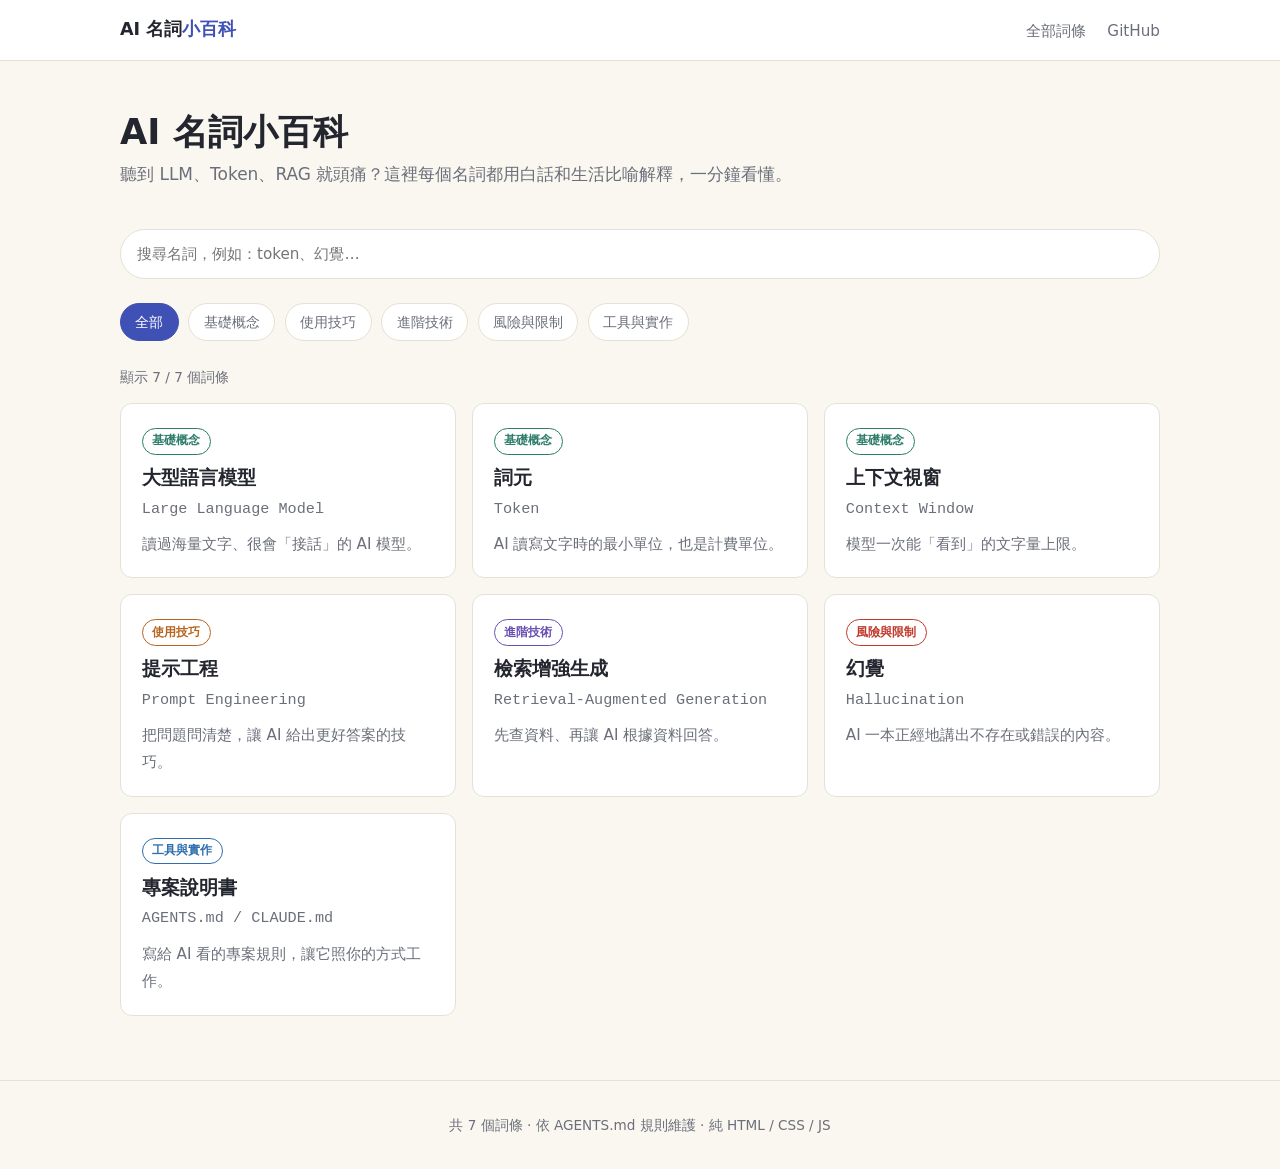
<file: index.html>
<!DOCTYPE html>
<html lang="zh-Hant">
<head>
  <meta charset="UTF-8">
  <meta name="viewport" content="width=device-width, initial-scale=1.0">
  <title>AI 名詞小百科｜用白話搞懂 AI</title>
  <meta name="description" content="用白話解釋 AI 相關名詞的小百科，每個詞條一分鐘看懂。">
  <link rel="stylesheet" href="assets/css/style.css">
</head>
<body data-page="home" data-root="./">
  <header id="site-header"></header>

  <main class="wrap">
    <section class="hero">
      <h1>AI 名詞小百科</h1>
      <p>聽到 LLM、Token、RAG 就頭痛？這裡每個名詞都用白話和生活比喻解釋，一分鐘看懂。</p>
    </section>

    <div class="toolbar">
      <input id="search" class="search" type="search" placeholder="搜尋名詞，例如：token、幻覺…" aria-label="搜尋詞條">
    </div>
    <div class="toolbar" id="filters" aria-label="分類篩選"></div>
    <p class="count" id="count"></p>

    <div class="grid" id="grid"></div>
  </main>

  <footer id="site-footer"></footer>

  <script src="data/entries.js"></script>
  <script src="assets/js/site.js"></script>
</body>
</html>
</file>
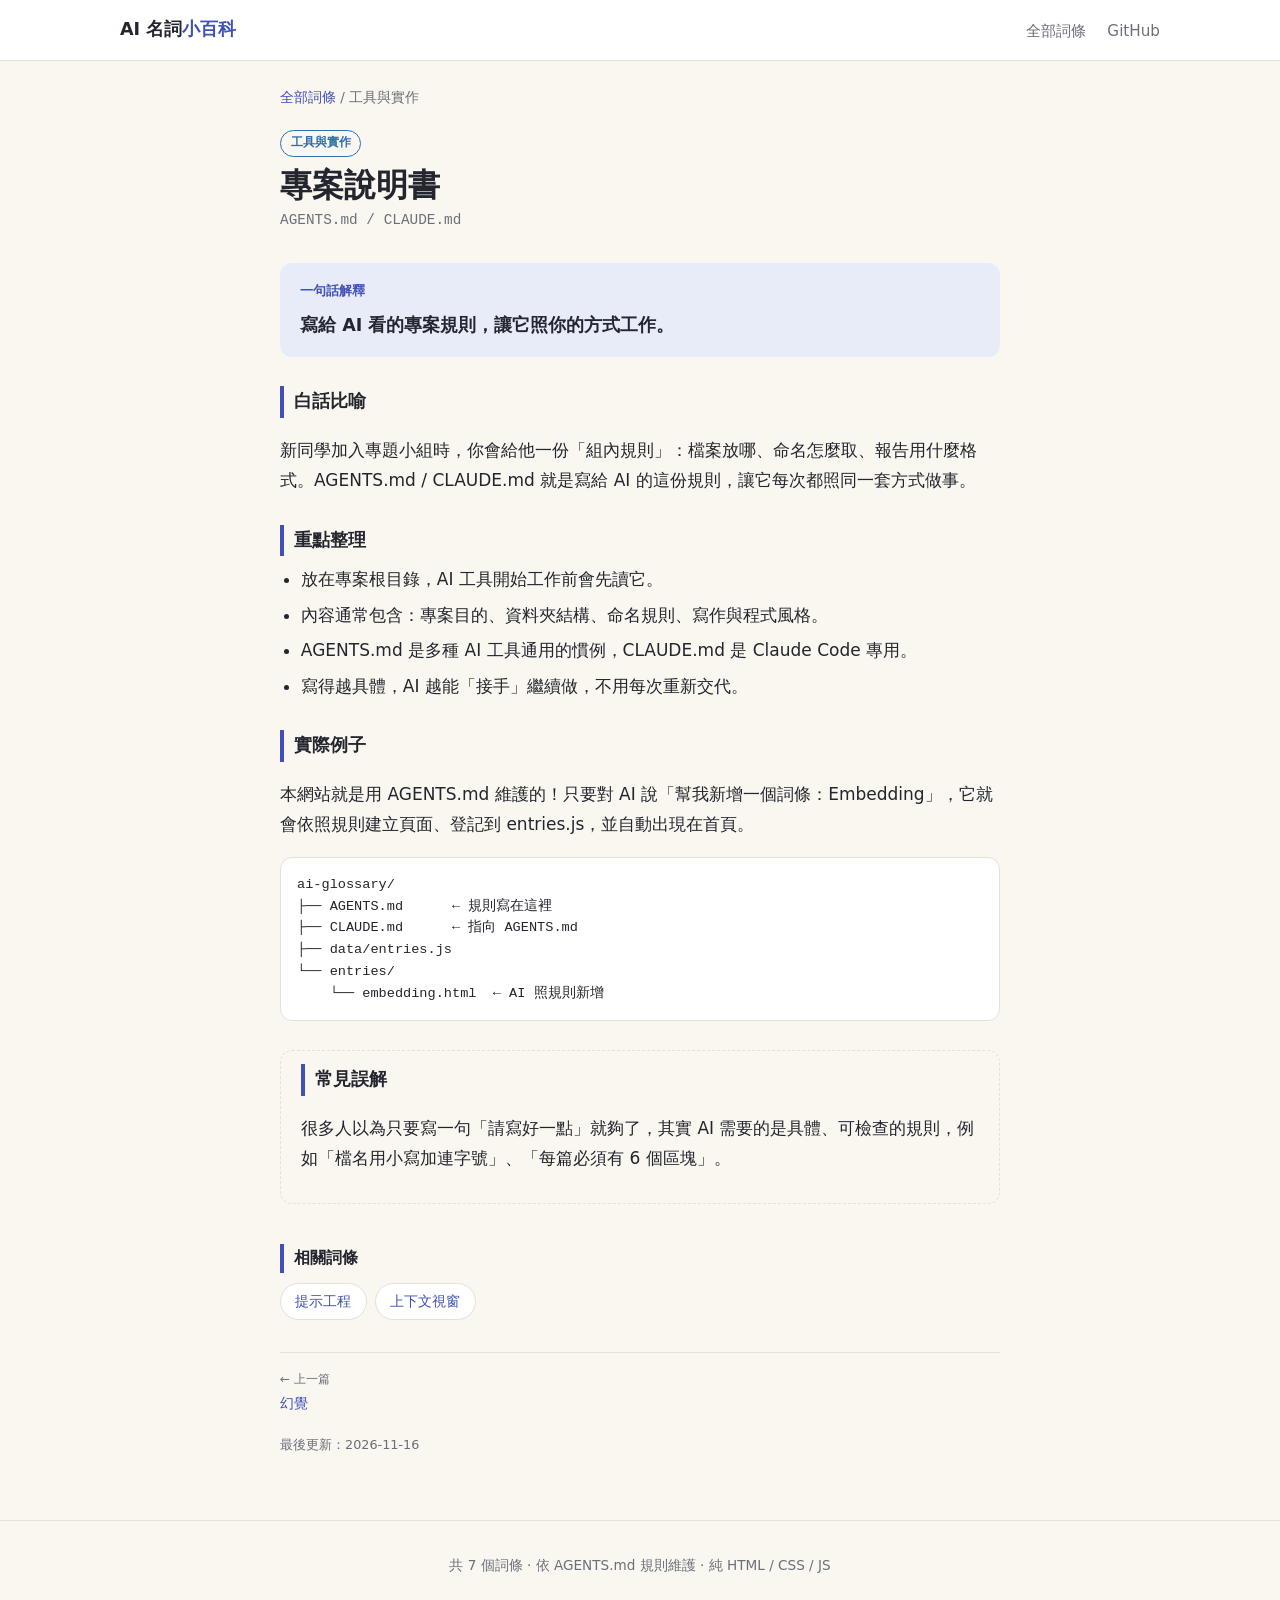
<file: entries/agents-md.html>
<!DOCTYPE html>
<html lang="zh-Hant">
<head>
  <meta charset="UTF-8">
  <meta name="viewport" content="width=device-width, initial-scale=1.0">
  <title>專案說明書（AGENTS.md / CLAUDE.md）｜AI 名詞小百科</title>
  <link rel="stylesheet" href="../assets/css/style.css">
</head>
<body data-page="entry" data-root="../" data-slug="agents-md">
  <header id="site-header"></header>

  <main class="wrap narrow">
    <p class="crumb"><a href="../index.html">全部詞條</a> / 工具與實作</p>

    <article class="entry">
      <span class="tag" data-cat="工具與實作">工具與實作</span>
      <h1>專案說明書</h1>
      <p class="en">AGENTS.md / CLAUDE.md</p>

      <section class="tldr">
        <h2>一句話解釋</h2>
        <p>寫給 AI 看的專案規則，讓它照你的方式工作。</p>
      </section>

      <section class="analogy">
        <h2>白話比喻</h2>
        <p>新同學加入專題小組時，你會給他一份「組內規則」：檔案放哪、命名怎麼取、報告用什麼格式。AGENTS.md / CLAUDE.md 就是寫給 AI 的這份規則，讓它每次都照同一套方式做事。</p>
      </section>

      <section class="points">
        <h2>重點整理</h2>
        <ul>
          <li>放在專案根目錄，AI 工具開始工作前會先讀它。</li>
          <li>內容通常包含：專案目的、資料夾結構、命名規則、寫作與程式風格。</li>
          <li>AGENTS.md 是多種 AI 工具通用的慣例，CLAUDE.md 是 Claude Code 專用。</li>
          <li>寫得越具體，AI 越能「接手」繼續做，不用每次重新交代。</li>
        </ul>
      </section>

      <section class="example">
        <h2>實際例子</h2>
        <p>本網站就是用 AGENTS.md 維護的！只要對 AI 說「幫我新增一個詞條：Embedding」，它就會依照規則建立頁面、登記到 entries.js，並自動出現在首頁。</p>
        <pre>ai-glossary/
├── AGENTS.md      ← 規則寫在這裡
├── CLAUDE.md      ← 指向 AGENTS.md
├── data/entries.js
└── entries/
    └── embedding.html  ← AI 照規則新增</pre>
      </section>

      <section class="myth">
        <h2>常見誤解</h2>
        <p>很多人以為只要寫一句「請寫好一點」就夠了，其實 AI 需要的是具體、可檢查的規則，例如「檔名用小寫加連字號」、「每篇必須有 6 個區塊」。</p>
      </section>

      <div id="related"></div>
      <nav id="pager"></nav>
      <p class="meta" id="meta"></p>
    </article>
  </main>

  <footer id="site-footer"></footer>

  <script src="../data/entries.js"></script>
  <script src="../assets/js/site.js"></script>
</body>
</html>
</file>
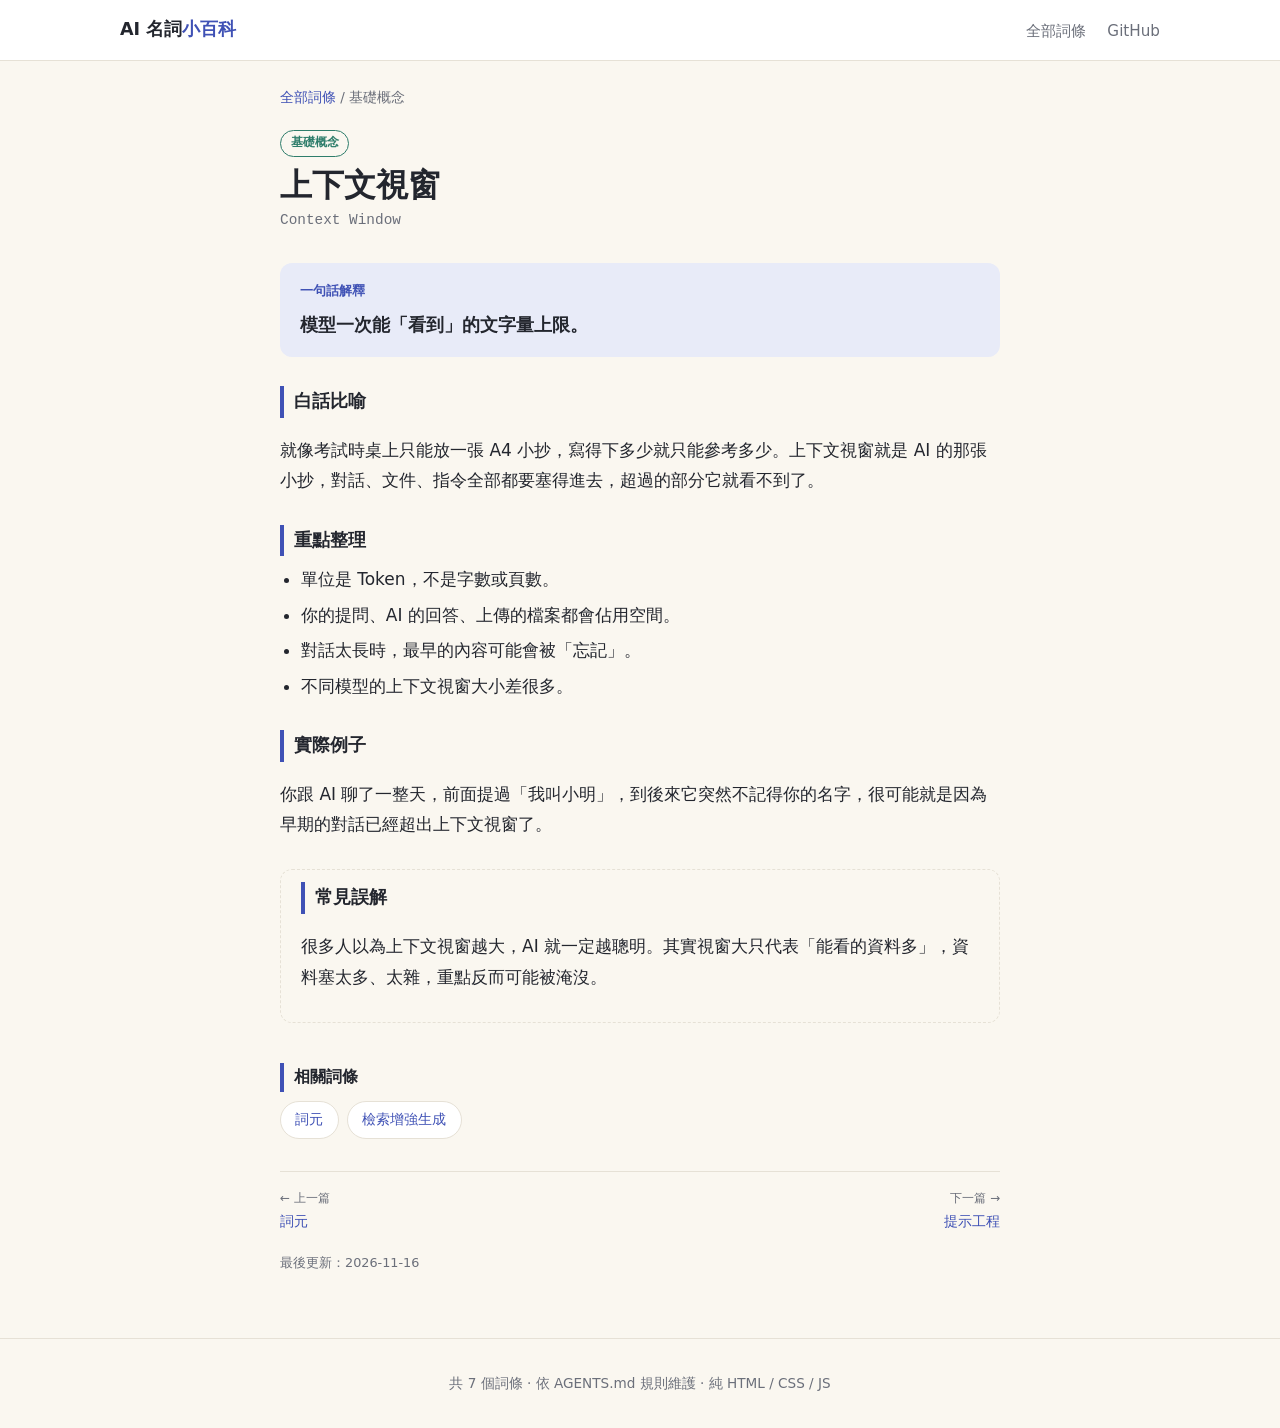
<file: entries/context-window.html>
<!DOCTYPE html>
<html lang="zh-Hant">
<head>
  <meta charset="UTF-8">
  <meta name="viewport" content="width=device-width, initial-scale=1.0">
  <title>上下文視窗（Context Window）｜AI 名詞小百科</title>
  <link rel="stylesheet" href="../assets/css/style.css">
</head>
<body data-page="entry" data-root="../" data-slug="context-window">
  <header id="site-header"></header>

  <main class="wrap narrow">
    <p class="crumb"><a href="../index.html">全部詞條</a> / 基礎概念</p>

    <article class="entry">
      <span class="tag" data-cat="基礎概念">基礎概念</span>
      <h1>上下文視窗</h1>
      <p class="en">Context Window</p>

      <section class="tldr">
        <h2>一句話解釋</h2>
        <p>模型一次能「看到」的文字量上限。</p>
      </section>

      <section class="analogy">
        <h2>白話比喻</h2>
        <p>就像考試時桌上只能放一張 A4 小抄，寫得下多少就只能參考多少。上下文視窗就是 AI 的那張小抄，對話、文件、指令全部都要塞得進去，超過的部分它就看不到了。</p>
      </section>

      <section class="points">
        <h2>重點整理</h2>
        <ul>
          <li>單位是 Token，不是字數或頁數。</li>
          <li>你的提問、AI 的回答、上傳的檔案都會佔用空間。</li>
          <li>對話太長時，最早的內容可能會被「忘記」。</li>
          <li>不同模型的上下文視窗大小差很多。</li>
        </ul>
      </section>

      <section class="example">
        <h2>實際例子</h2>
        <p>你跟 AI 聊了一整天，前面提過「我叫小明」，到後來它突然不記得你的名字，很可能就是因為早期的對話已經超出上下文視窗了。</p>
      </section>

      <section class="myth">
        <h2>常見誤解</h2>
        <p>很多人以為上下文視窗越大，AI 就一定越聰明。其實視窗大只代表「能看的資料多」，資料塞太多、太雜，重點反而可能被淹沒。</p>
      </section>

      <div id="related"></div>
      <nav id="pager"></nav>
      <p class="meta" id="meta"></p>
    </article>
  </main>

  <footer id="site-footer"></footer>

  <script src="../data/entries.js"></script>
  <script src="../assets/js/site.js"></script>
</body>
</html>
</file>
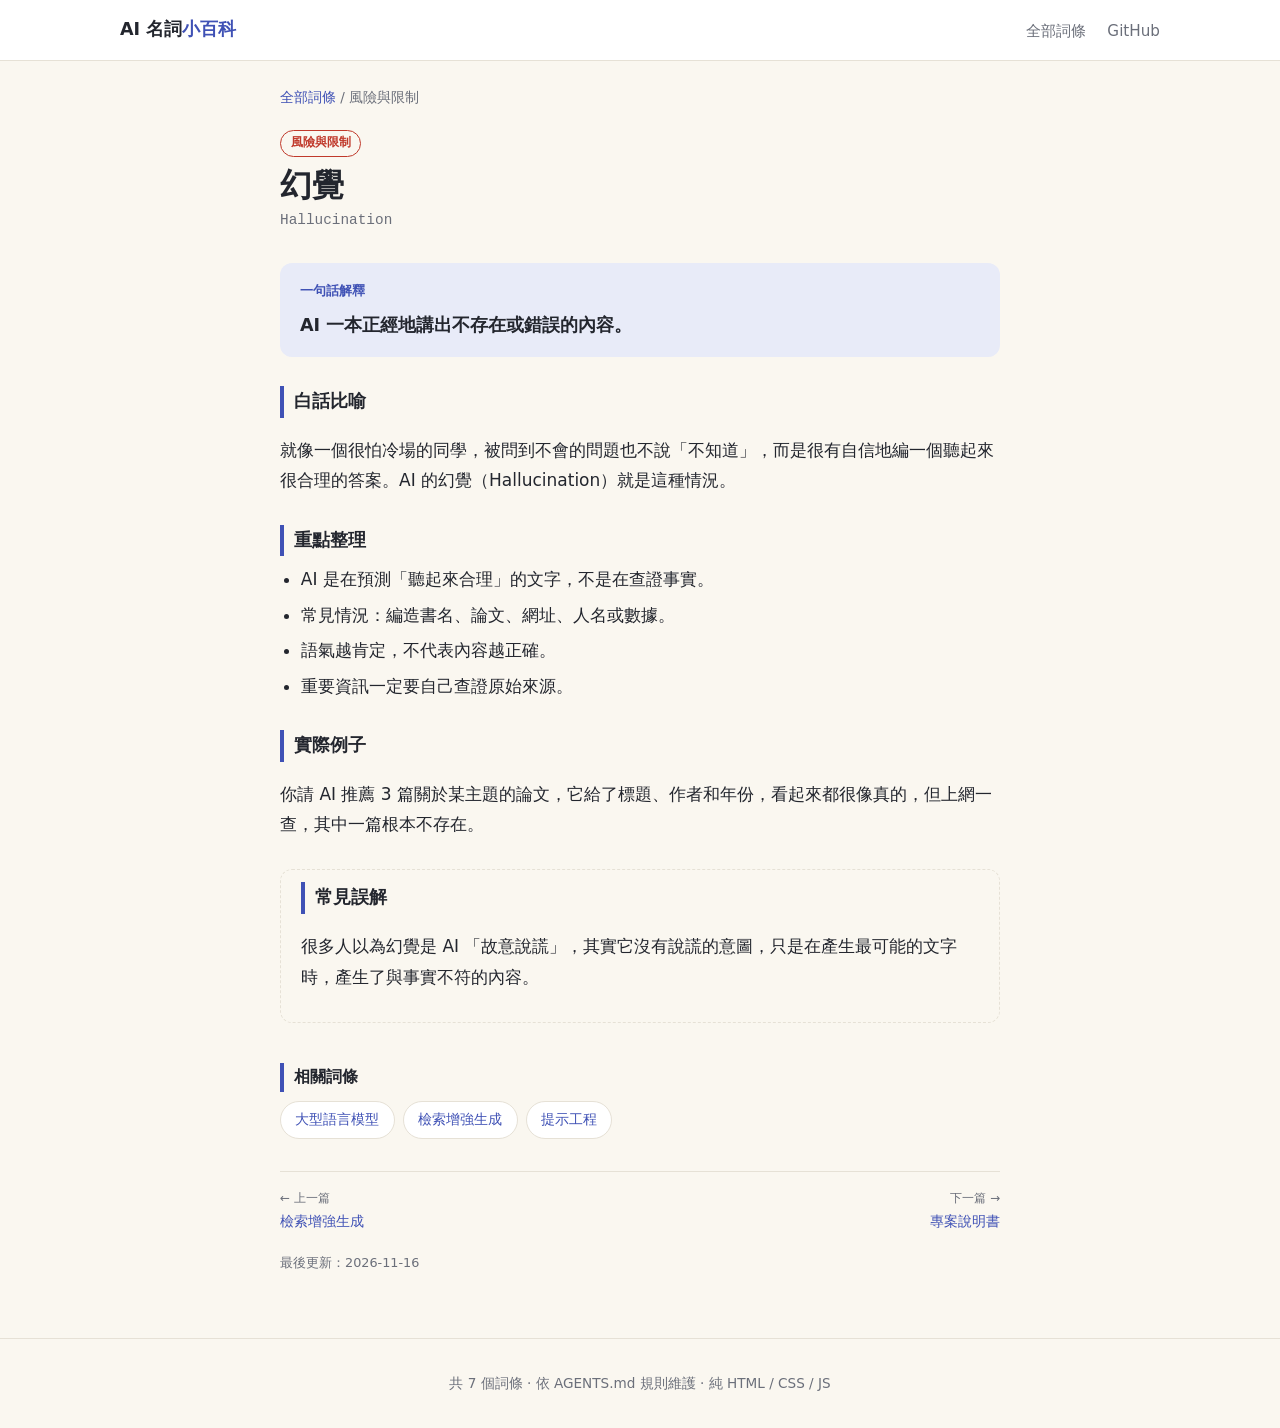
<file: entries/hallucination.html>
<!DOCTYPE html>
<html lang="zh-Hant">
<head>
  <meta charset="UTF-8">
  <meta name="viewport" content="width=device-width, initial-scale=1.0">
  <title>幻覺（Hallucination）｜AI 名詞小百科</title>
  <link rel="stylesheet" href="../assets/css/style.css">
</head>
<body data-page="entry" data-root="../" data-slug="hallucination">
  <header id="site-header"></header>

  <main class="wrap narrow">
    <p class="crumb"><a href="../index.html">全部詞條</a> / 風險與限制</p>

    <article class="entry">
      <span class="tag" data-cat="風險與限制">風險與限制</span>
      <h1>幻覺</h1>
      <p class="en">Hallucination</p>

      <section class="tldr">
        <h2>一句話解釋</h2>
        <p>AI 一本正經地講出不存在或錯誤的內容。</p>
      </section>

      <section class="analogy">
        <h2>白話比喻</h2>
        <p>就像一個很怕冷場的同學，被問到不會的問題也不說「不知道」，而是很有自信地編一個聽起來很合理的答案。AI 的幻覺（Hallucination）就是這種情況。</p>
      </section>

      <section class="points">
        <h2>重點整理</h2>
        <ul>
          <li>AI 是在預測「聽起來合理」的文字，不是在查證事實。</li>
          <li>常見情況：編造書名、論文、網址、人名或數據。</li>
          <li>語氣越肯定，不代表內容越正確。</li>
          <li>重要資訊一定要自己查證原始來源。</li>
        </ul>
      </section>

      <section class="example">
        <h2>實際例子</h2>
        <p>你請 AI 推薦 3 篇關於某主題的論文，它給了標題、作者和年份，看起來都很像真的，但上網一查，其中一篇根本不存在。</p>
      </section>

      <section class="myth">
        <h2>常見誤解</h2>
        <p>很多人以為幻覺是 AI 「故意說謊」，其實它沒有說謊的意圖，只是在產生最可能的文字時，產生了與事實不符的內容。</p>
      </section>

      <div id="related"></div>
      <nav id="pager"></nav>
      <p class="meta" id="meta"></p>
    </article>
  </main>

  <footer id="site-footer"></footer>

  <script src="../data/entries.js"></script>
  <script src="../assets/js/site.js"></script>
</body>
</html>
</file>
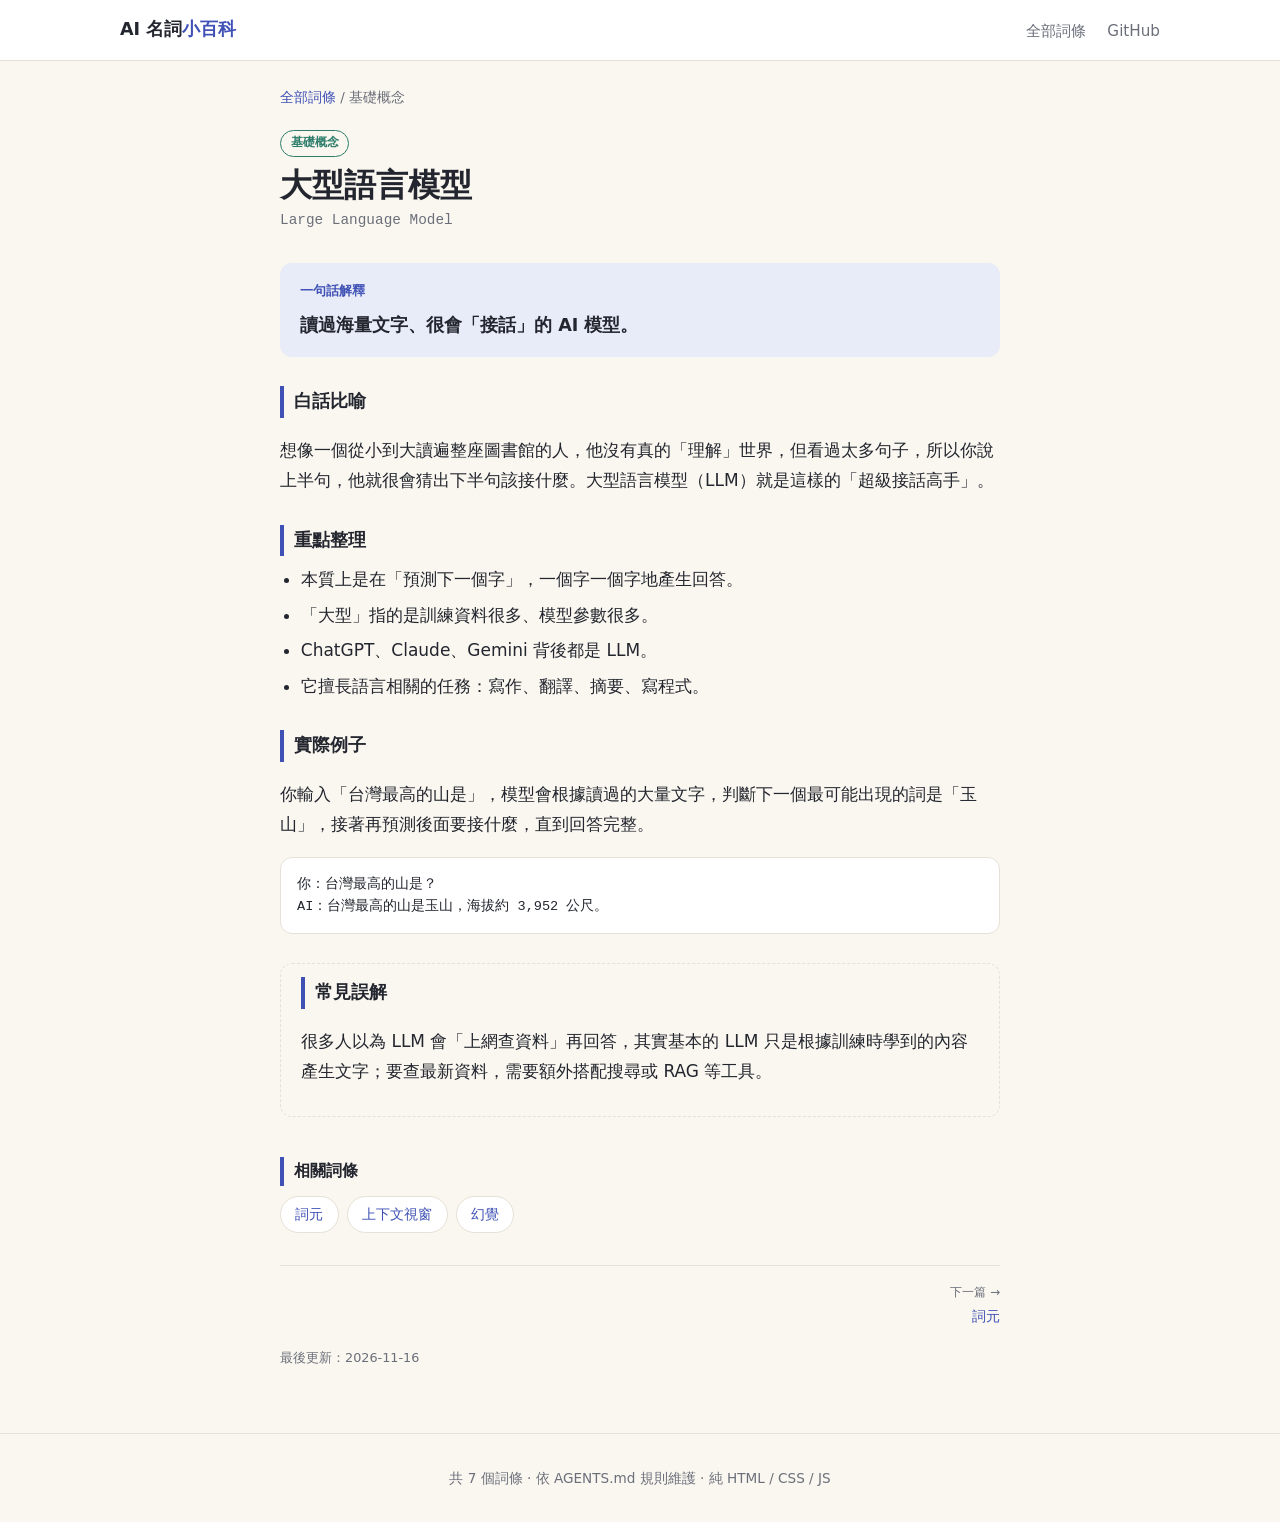
<file: entries/llm.html>
<!DOCTYPE html>
<html lang="zh-Hant">
<head>
  <meta charset="UTF-8">
  <meta name="viewport" content="width=device-width, initial-scale=1.0">
  <title>大型語言模型（Large Language Model）｜AI 名詞小百科</title>
  <link rel="stylesheet" href="../assets/css/style.css">
</head>
<body data-page="entry" data-root="../" data-slug="llm">
  <header id="site-header"></header>

  <main class="wrap narrow">
    <p class="crumb"><a href="../index.html">全部詞條</a> / 基礎概念</p>

    <article class="entry">
      <span class="tag" data-cat="基礎概念">基礎概念</span>
      <h1>大型語言模型</h1>
      <p class="en">Large Language Model</p>

      <section class="tldr">
        <h2>一句話解釋</h2>
        <p>讀過海量文字、很會「接話」的 AI 模型。</p>
      </section>

      <section class="analogy">
        <h2>白話比喻</h2>
        <p>想像一個從小到大讀遍整座圖書館的人，他沒有真的「理解」世界，但看過太多句子，所以你說上半句，他就很會猜出下半句該接什麼。大型語言模型（LLM）就是這樣的「超級接話高手」。</p>
      </section>

      <section class="points">
        <h2>重點整理</h2>
        <ul>
          <li>本質上是在「預測下一個字」，一個字一個字地產生回答。</li>
          <li>「大型」指的是訓練資料很多、模型參數很多。</li>
          <li>ChatGPT、Claude、Gemini 背後都是 LLM。</li>
          <li>它擅長語言相關的任務：寫作、翻譯、摘要、寫程式。</li>
        </ul>
      </section>

      <section class="example">
        <h2>實際例子</h2>
        <p>你輸入「台灣最高的山是」，模型會根據讀過的大量文字，判斷下一個最可能出現的詞是「玉山」，接著再預測後面要接什麼，直到回答完整。</p>
        <pre>你：台灣最高的山是？
AI：台灣最高的山是玉山，海拔約 3,952 公尺。</pre>
      </section>

      <section class="myth">
        <h2>常見誤解</h2>
        <p>很多人以為 LLM 會「上網查資料」再回答，其實基本的 LLM 只是根據訓練時學到的內容產生文字；要查最新資料，需要額外搭配搜尋或 RAG 等工具。</p>
      </section>

      <div id="related"></div>
      <nav id="pager"></nav>
      <p class="meta" id="meta"></p>
    </article>
  </main>

  <footer id="site-footer"></footer>

  <script src="../data/entries.js"></script>
  <script src="../assets/js/site.js"></script>
</body>
</html>
</file>
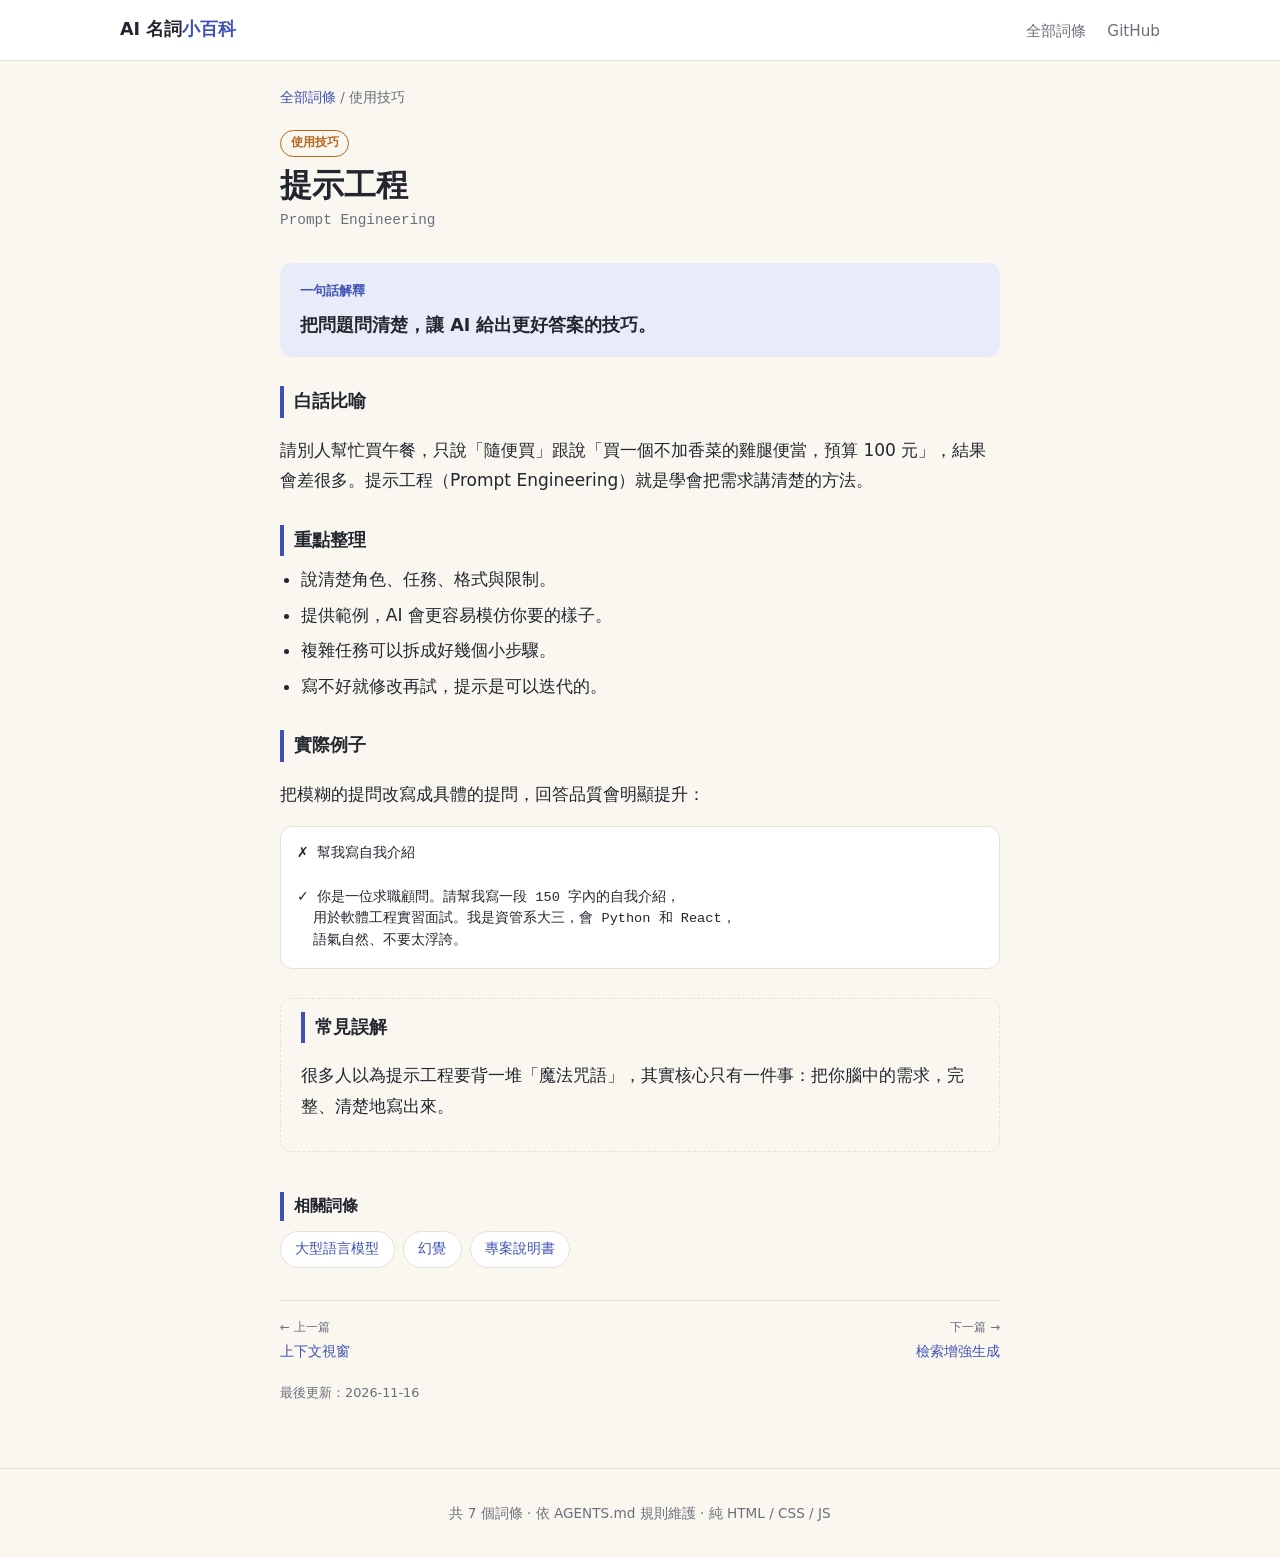
<file: entries/prompt-engineering.html>
<!DOCTYPE html>
<html lang="zh-Hant">
<head>
  <meta charset="UTF-8">
  <meta name="viewport" content="width=device-width, initial-scale=1.0">
  <title>提示工程（Prompt Engineering）｜AI 名詞小百科</title>
  <link rel="stylesheet" href="../assets/css/style.css">
</head>
<body data-page="entry" data-root="../" data-slug="prompt-engineering">
  <header id="site-header"></header>

  <main class="wrap narrow">
    <p class="crumb"><a href="../index.html">全部詞條</a> / 使用技巧</p>

    <article class="entry">
      <span class="tag" data-cat="使用技巧">使用技巧</span>
      <h1>提示工程</h1>
      <p class="en">Prompt Engineering</p>

      <section class="tldr">
        <h2>一句話解釋</h2>
        <p>把問題問清楚，讓 AI 給出更好答案的技巧。</p>
      </section>

      <section class="analogy">
        <h2>白話比喻</h2>
        <p>請別人幫忙買午餐，只說「隨便買」跟說「買一個不加香菜的雞腿便當，預算 100 元」，結果會差很多。提示工程（Prompt Engineering）就是學會把需求講清楚的方法。</p>
      </section>

      <section class="points">
        <h2>重點整理</h2>
        <ul>
          <li>說清楚角色、任務、格式與限制。</li>
          <li>提供範例，AI 會更容易模仿你要的樣子。</li>
          <li>複雜任務可以拆成好幾個小步驟。</li>
          <li>寫不好就修改再試，提示是可以迭代的。</li>
        </ul>
      </section>

      <section class="example">
        <h2>實際例子</h2>
        <p>把模糊的提問改寫成具體的提問，回答品質會明顯提升：</p>
        <pre>✗ 幫我寫自我介紹

✓ 你是一位求職顧問。請幫我寫一段 150 字內的自我介紹，
  用於軟體工程實習面試。我是資管系大三，會 Python 和 React，
  語氣自然、不要太浮誇。</pre>
      </section>

      <section class="myth">
        <h2>常見誤解</h2>
        <p>很多人以為提示工程要背一堆「魔法咒語」，其實核心只有一件事：把你腦中的需求，完整、清楚地寫出來。</p>
      </section>

      <div id="related"></div>
      <nav id="pager"></nav>
      <p class="meta" id="meta"></p>
    </article>
  </main>

  <footer id="site-footer"></footer>

  <script src="../data/entries.js"></script>
  <script src="../assets/js/site.js"></script>
</body>
</html>
</file>
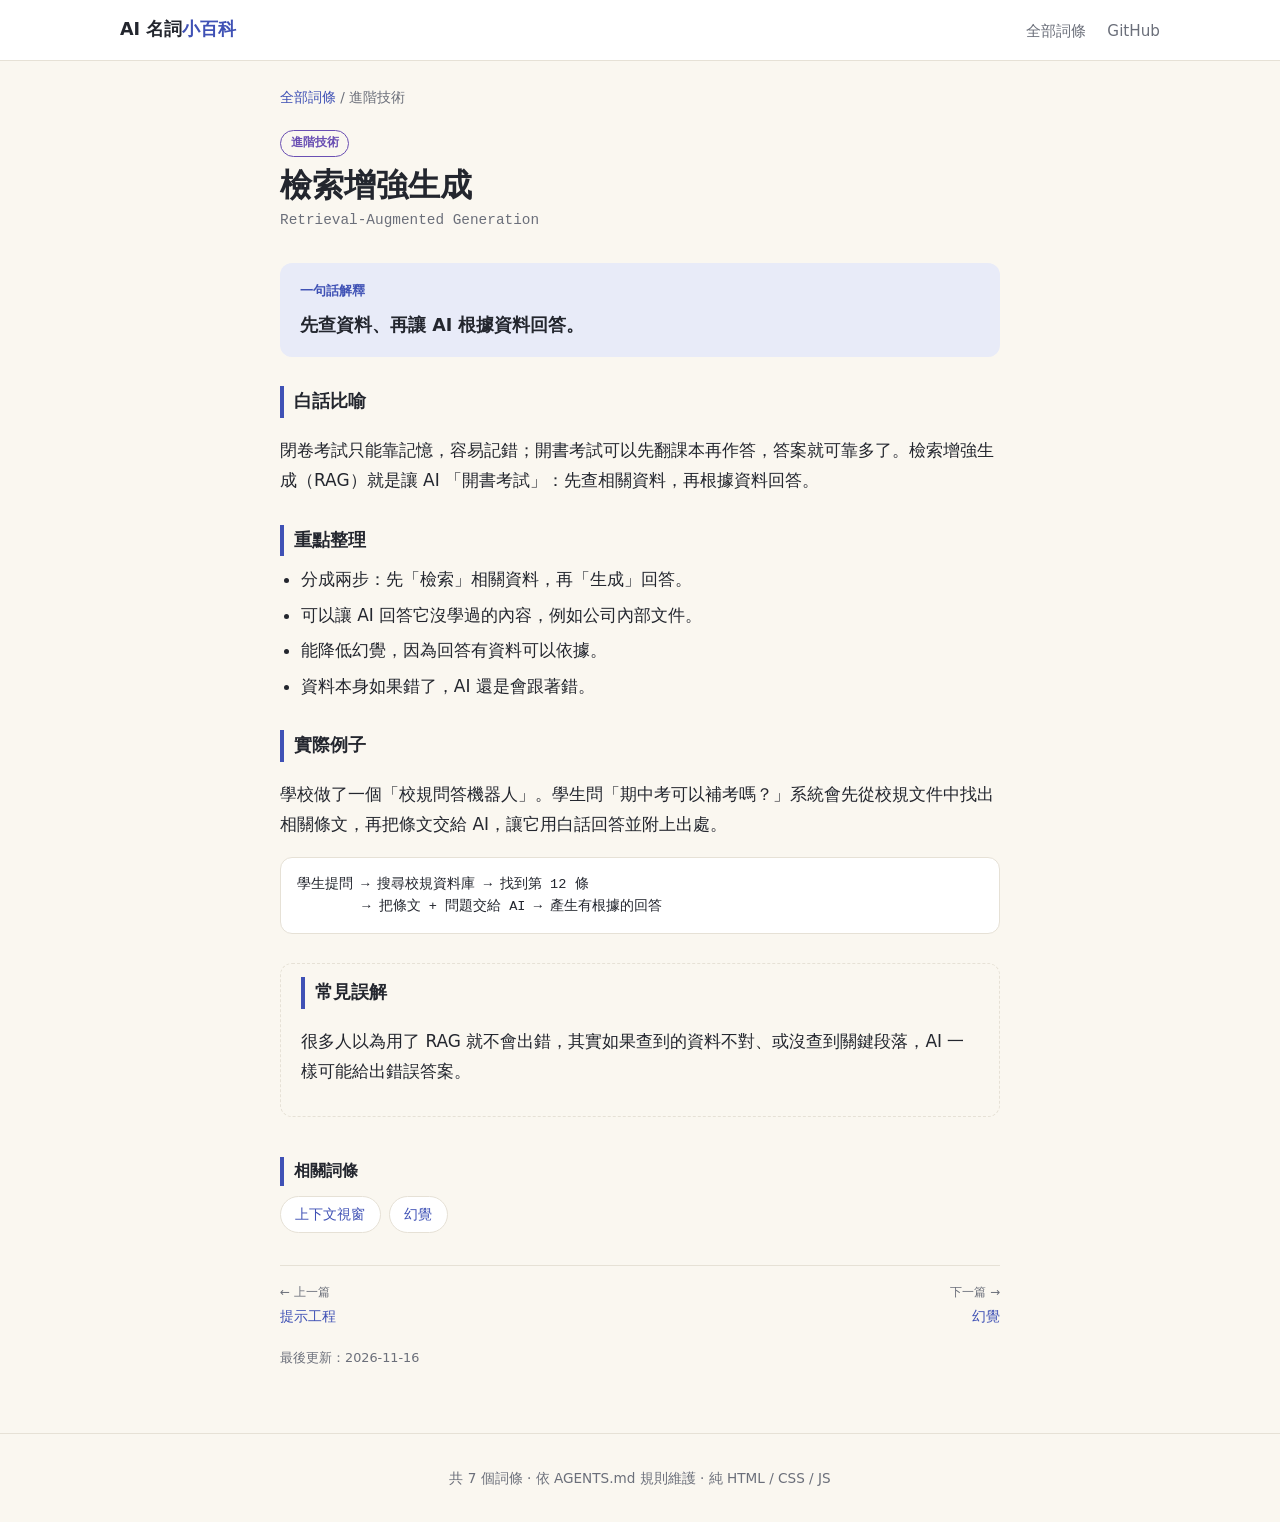
<file: entries/rag.html>
<!DOCTYPE html>
<html lang="zh-Hant">
<head>
  <meta charset="UTF-8">
  <meta name="viewport" content="width=device-width, initial-scale=1.0">
  <title>檢索增強生成（Retrieval-Augmented Generation）｜AI 名詞小百科</title>
  <link rel="stylesheet" href="../assets/css/style.css">
</head>
<body data-page="entry" data-root="../" data-slug="rag">
  <header id="site-header"></header>

  <main class="wrap narrow">
    <p class="crumb"><a href="../index.html">全部詞條</a> / 進階技術</p>

    <article class="entry">
      <span class="tag" data-cat="進階技術">進階技術</span>
      <h1>檢索增強生成</h1>
      <p class="en">Retrieval-Augmented Generation</p>

      <section class="tldr">
        <h2>一句話解釋</h2>
        <p>先查資料、再讓 AI 根據資料回答。</p>
      </section>

      <section class="analogy">
        <h2>白話比喻</h2>
        <p>閉卷考試只能靠記憶，容易記錯；開書考試可以先翻課本再作答，答案就可靠多了。檢索增強生成（RAG）就是讓 AI 「開書考試」：先查相關資料，再根據資料回答。</p>
      </section>

      <section class="points">
        <h2>重點整理</h2>
        <ul>
          <li>分成兩步：先「檢索」相關資料，再「生成」回答。</li>
          <li>可以讓 AI 回答它沒學過的內容，例如公司內部文件。</li>
          <li>能降低幻覺，因為回答有資料可以依據。</li>
          <li>資料本身如果錯了，AI 還是會跟著錯。</li>
        </ul>
      </section>

      <section class="example">
        <h2>實際例子</h2>
        <p>學校做了一個「校規問答機器人」。學生問「期中考可以補考嗎？」系統會先從校規文件中找出相關條文，再把條文交給 AI，讓它用白話回答並附上出處。</p>
        <pre>學生提問 → 搜尋校規資料庫 → 找到第 12 條
        → 把條文 + 問題交給 AI → 產生有根據的回答</pre>
      </section>

      <section class="myth">
        <h2>常見誤解</h2>
        <p>很多人以為用了 RAG 就不會出錯，其實如果查到的資料不對、或沒查到關鍵段落，AI 一樣可能給出錯誤答案。</p>
      </section>

      <div id="related"></div>
      <nav id="pager"></nav>
      <p class="meta" id="meta"></p>
    </article>
  </main>

  <footer id="site-footer"></footer>

  <script src="../data/entries.js"></script>
  <script src="../assets/js/site.js"></script>
</body>
</html>
</file>
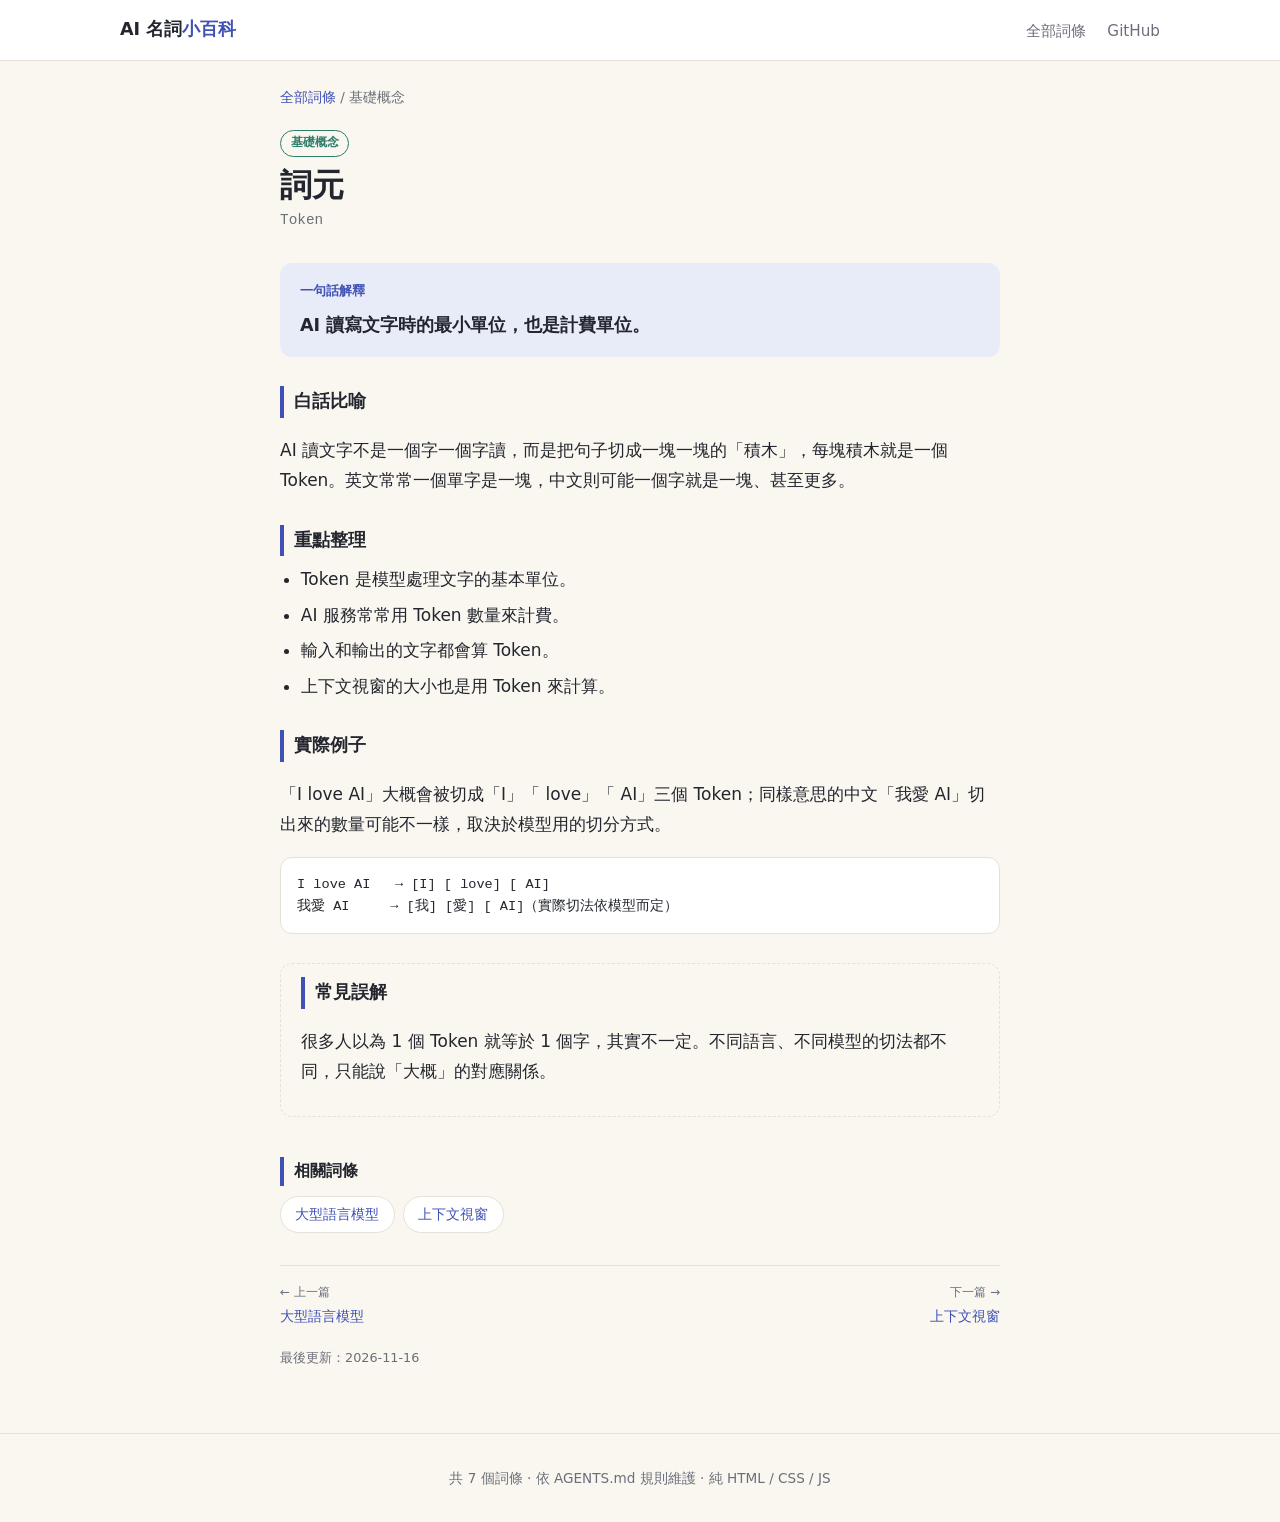
<file: entries/token.html>
<!DOCTYPE html>
<html lang="zh-Hant">
<head>
  <meta charset="UTF-8">
  <meta name="viewport" content="width=device-width, initial-scale=1.0">
  <title>詞元（Token）｜AI 名詞小百科</title>
  <link rel="stylesheet" href="../assets/css/style.css">
</head>
<body data-page="entry" data-root="../" data-slug="token">
  <header id="site-header"></header>

  <main class="wrap narrow">
    <p class="crumb"><a href="../index.html">全部詞條</a> / 基礎概念</p>

    <article class="entry">
      <span class="tag" data-cat="基礎概念">基礎概念</span>
      <h1>詞元</h1>
      <p class="en">Token</p>

      <section class="tldr">
        <h2>一句話解釋</h2>
        <p>AI 讀寫文字時的最小單位，也是計費單位。</p>
      </section>

      <section class="analogy">
        <h2>白話比喻</h2>
        <p>AI 讀文字不是一個字一個字讀，而是把句子切成一塊一塊的「積木」，每塊積木就是一個 Token。英文常常一個單字是一塊，中文則可能一個字就是一塊、甚至更多。</p>
      </section>

      <section class="points">
        <h2>重點整理</h2>
        <ul>
          <li>Token 是模型處理文字的基本單位。</li>
          <li>AI 服務常常用 Token 數量來計費。</li>
          <li>輸入和輸出的文字都會算 Token。</li>
          <li>上下文視窗的大小也是用 Token 來計算。</li>
        </ul>
      </section>

      <section class="example">
        <h2>實際例子</h2>
        <p>「I love AI」大概會被切成「I」「 love」「 AI」三個 Token；同樣意思的中文「我愛 AI」切出來的數量可能不一樣，取決於模型用的切分方式。</p>
        <pre>I love AI   → [I] [ love] [ AI]
我愛 AI     → [我] [愛] [ AI]（實際切法依模型而定）</pre>
      </section>

      <section class="myth">
        <h2>常見誤解</h2>
        <p>很多人以為 1 個 Token 就等於 1 個字，其實不一定。不同語言、不同模型的切法都不同，只能說「大概」的對應關係。</p>
      </section>

      <div id="related"></div>
      <nav id="pager"></nav>
      <p class="meta" id="meta"></p>
    </article>
  </main>

  <footer id="site-footer"></footer>

  <script src="../data/entries.js"></script>
  <script src="../assets/js/site.js"></script>
</body>
</html>
</file>
<file: assets/css/style.css>
/* ============================================================
   AI 名詞小百科 — 全站樣式（唯一的 CSS 檔）
   規則：顏色、間距一律使用下方變數，不要寫死色碼。
   ============================================================ */
:root {
  --bg: #faf7f0;
  --surface: #ffffff;
  --ink: #23262e;
  --muted: #6b6f7a;
  --line: #e6e1d6;
  --accent: #3f51b5;
  --accent-soft: #e8ebf8;

  --cat-basic: #2e7d6b;
  --cat-usage: #b5651d;
  --cat-advanced: #6a4fb3;
  --cat-risk: #c0392b;
  --cat-tool: #2f6fae;

  --radius: 12px;
  --gap: 1rem;
  --font: "Noto Sans TC", "PingFang TC", "Microsoft JhengHei", system-ui, sans-serif;
  --mono: ui-monospace, "SF Mono", Menlo, Consolas, monospace;
}

@media (prefers-color-scheme: dark) {
  :root {
    --bg: #181a1f;
    --surface: #22252c;
    --ink: #e8e6e1;
    --muted: #9da1ab;
    --line: #343843;
    --accent: #8c9eff;
    --accent-soft: #2a2f45;
    --cat-basic: #5cc2a8;
    --cat-usage: #e3a05b;
    --cat-advanced: #a993f0;
    --cat-risk: #ef7a6c;
    --cat-tool: #6fa8e0;
  }
}

* { box-sizing: border-box; }

body {
  margin: 0;
  font-family: var(--font);
  background: var(--bg);
  color: var(--ink);
  line-height: 1.8;
  font-size: 17px;
}

a { color: var(--accent); text-decoration: none; }
a:hover { text-decoration: underline; }

.wrap { max-width: 1080px; margin: 0 auto; padding: 0 calc(var(--gap) * 1.25); }
.wrap.narrow { max-width: 760px; }

/* ---------- 頁首 / 頁尾 ---------- */
.site-header {
  border-bottom: 1px solid var(--line);
  background: var(--surface);
}
.site-header .wrap {
  display: flex; align-items: center; justify-content: space-between;
  height: 60px;
}
.brand { font-weight: 700; color: var(--ink); font-size: 1.1rem; }
.brand span { color: var(--accent); }
.site-header nav a { margin-left: var(--gap); color: var(--muted); font-size: .95rem; }

.site-footer {
  margin-top: calc(var(--gap) * 4);
  padding: calc(var(--gap) * 2) 0;
  border-top: 1px solid var(--line);
  color: var(--muted);
  font-size: .85rem;
  text-align: center;
}

/* ---------- 首頁 ---------- */
.hero { padding: calc(var(--gap) * 3) 0 calc(var(--gap) * 1.5); }
.hero h1 { font-size: 2.2rem; margin: 0 0 .25rem; line-height: 1.3; }
.hero p { color: var(--muted); margin: 0; }

.toolbar { display: flex; flex-wrap: wrap; gap: .6rem; align-items: center; margin: var(--gap) 0 calc(var(--gap) * 1.5); }
.search {
  flex: 1 1 240px;
  padding: .65rem 1rem;
  border: 1px solid var(--line);
  border-radius: 999px;
  background: var(--surface);
  color: var(--ink);
  font: inherit;
  font-size: .95rem;
}
.search:focus { outline: 2px solid var(--accent); outline-offset: 1px; }

.filter {
  border: 1px solid var(--line);
  background: var(--surface);
  color: var(--muted);
  padding: .35rem .9rem;
  border-radius: 999px;
  font: inherit;
  font-size: .85rem;
  cursor: pointer;
}
.filter.active { background: var(--accent); border-color: var(--accent); color: #fff; }

.grid {
  display: grid;
  grid-template-columns: repeat(auto-fill, minmax(280px, 1fr));
  gap: var(--gap);
}
.card {
  display: block;
  background: var(--surface);
  border: 1px solid var(--line);
  border-radius: var(--radius);
  padding: 1.2rem 1.3rem;
  color: var(--ink);
  transition: transform .15s, border-color .15s;
}
.card:hover { transform: translateY(-2px); border-color: var(--accent); text-decoration: none; }
.card h2 { font-size: 1.2rem; margin: .4rem 0 0; }
.card .en { margin: 0 0 .5rem; }
.card p { margin: 0; font-size: .95rem; color: var(--muted); }
.empty { color: var(--muted); text-align: center; padding: 2rem 0; }
.count { color: var(--muted); font-size: .85rem; }

/* ---------- 分類標籤 ---------- */
.tag {
  display: inline-block;
  font-size: .75rem;
  font-weight: 600;
  padding: .1rem .6rem;
  border-radius: 999px;
  border: 1px solid currentColor;
}
.tag[data-cat="基礎概念"] { color: var(--cat-basic); }
.tag[data-cat="使用技巧"] { color: var(--cat-usage); }
.tag[data-cat="進階技術"] { color: var(--cat-advanced); }
.tag[data-cat="風險與限制"] { color: var(--cat-risk); }
.tag[data-cat="工具與實作"] { color: var(--cat-tool); }

/* ---------- 詞條頁 ---------- */
.crumb { margin: calc(var(--gap) * 1.5) 0 0; font-size: .85rem; color: var(--muted); }
.entry { margin-top: var(--gap); }
.entry h1 { font-size: 2rem; margin: .5rem 0 0; line-height: 1.3; }
.en { color: var(--muted); font-family: var(--mono); font-size: .9rem; margin: .1rem 0 1.5rem; }

.entry section { margin: calc(var(--gap) * 1.8) 0; }
.entry h2 {
  font-size: 1.1rem;
  margin: 0 0 .5rem;
  padding-left: .6rem;
  border-left: 4px solid var(--accent);
}
.entry .tldr {
  background: var(--accent-soft);
  border-radius: var(--radius);
  padding: 1rem 1.25rem;
  font-size: 1.1rem;
  font-weight: 600;
}
.entry .tldr h2 { border: 0; padding: 0; font-size: .8rem; color: var(--accent); }
.entry .tldr p { margin: 0; }
.entry .myth {
  border: 1px dashed var(--line);
  border-radius: var(--radius);
  padding: .8rem 1.25rem;
}
.entry ul { padding-left: 1.3rem; margin: 0; }
.entry li { margin: .3rem 0; }

pre {
  background: var(--surface);
  border: 1px solid var(--line);
  border-radius: var(--radius);
  padding: 1rem;
  overflow-x: auto;
  font-family: var(--mono);
  font-size: .85rem;
  line-height: 1.6;
  white-space: pre-wrap;
}
code { font-family: var(--mono); font-size: .9em; background: var(--accent-soft); padding: .05rem .35rem; border-radius: 4px; }
pre code { background: none; padding: 0; }

.related { margin-top: calc(var(--gap) * 2.5); }
.related h2 { font-size: 1rem; margin-bottom: .6rem; }
.related .chips { display: flex; flex-wrap: wrap; gap: .5rem; }
.related .chips a {
  border: 1px solid var(--line); background: var(--surface);
  padding: .3rem .9rem; border-radius: 999px; font-size: .9rem;
}

.pager {
  display: flex; justify-content: space-between; gap: var(--gap);
  margin-top: calc(var(--gap) * 2);
  padding-top: var(--gap);
  border-top: 1px solid var(--line);
  font-size: .9rem;
}
.pager a { max-width: 48%; }
.pager .next { margin-left: auto; text-align: right; }
.pager small { display: block; color: var(--muted); }

.meta { color: var(--muted); font-size: .8rem; margin-top: var(--gap); }

@media (max-width: 600px) {
  body { font-size: 16px; }
  .hero h1 { font-size: 1.7rem; }
  .entry h1 { font-size: 1.6rem; }
}
</file>
